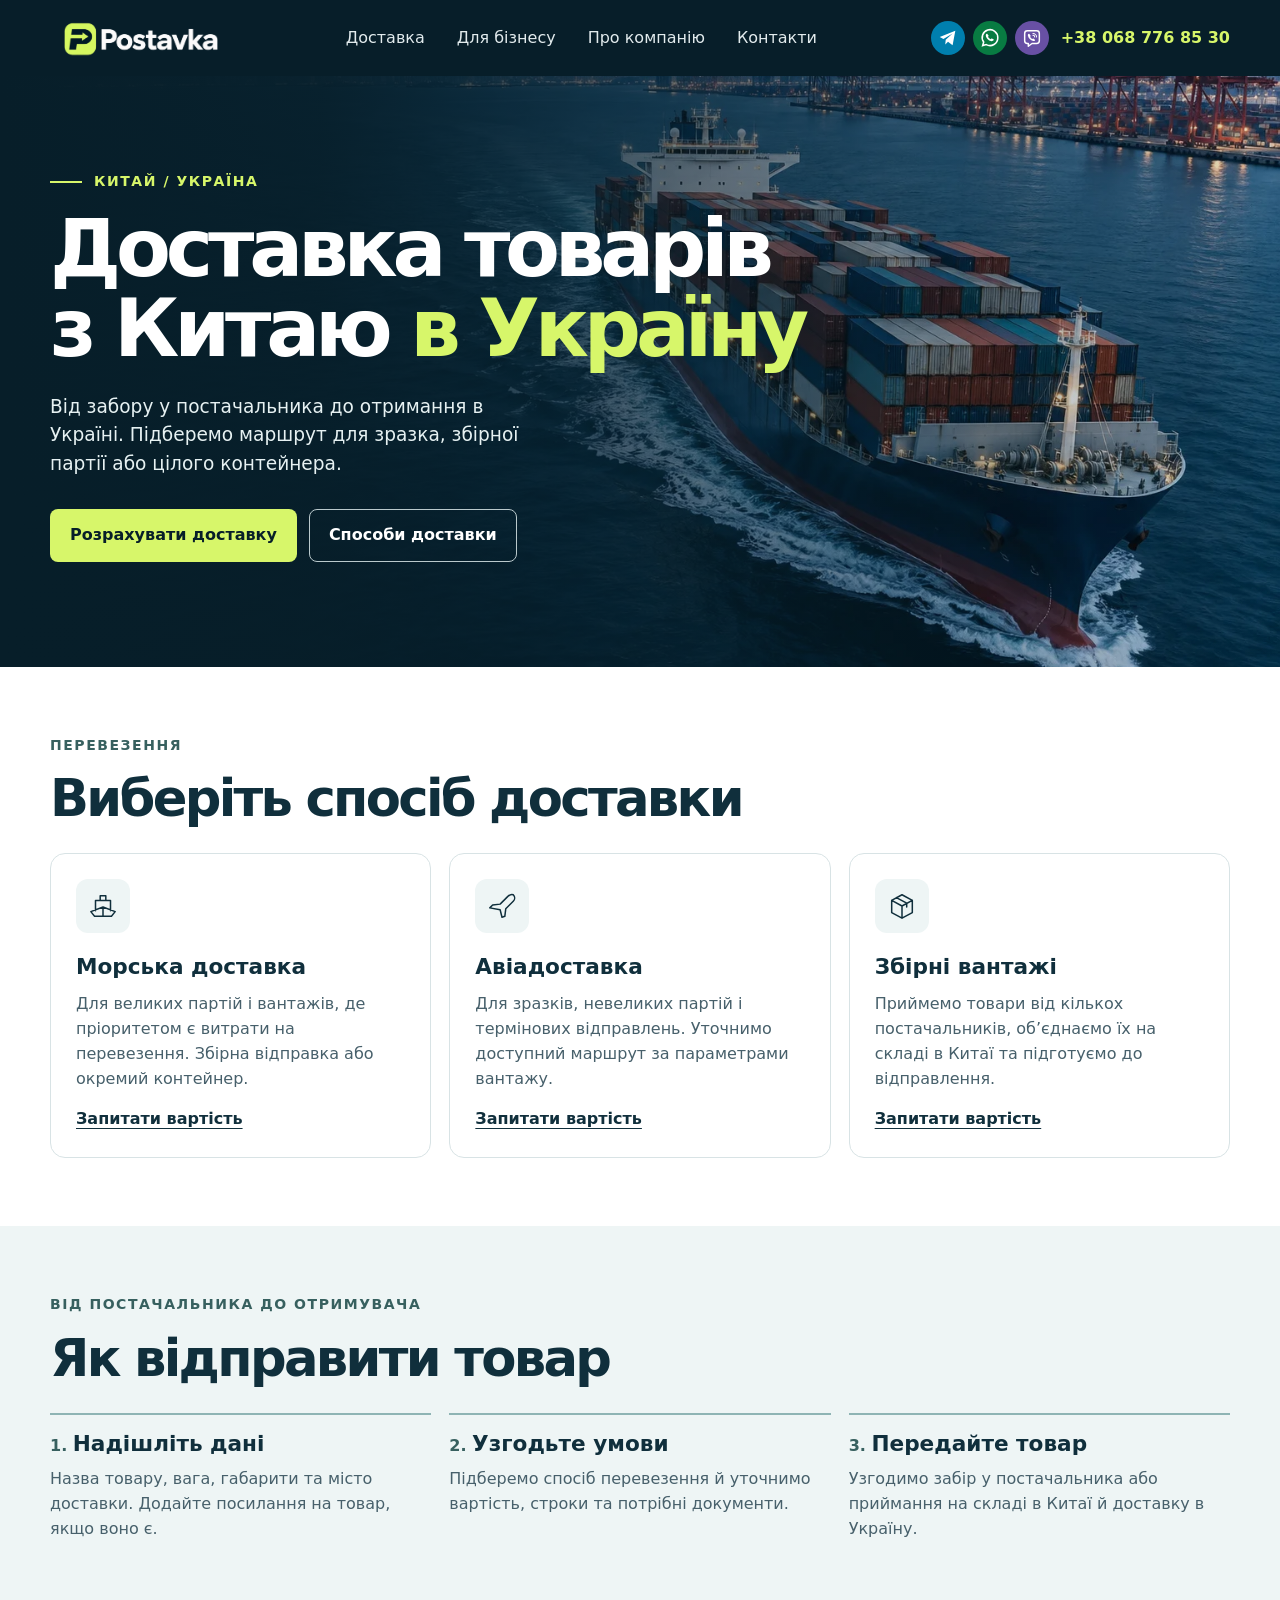
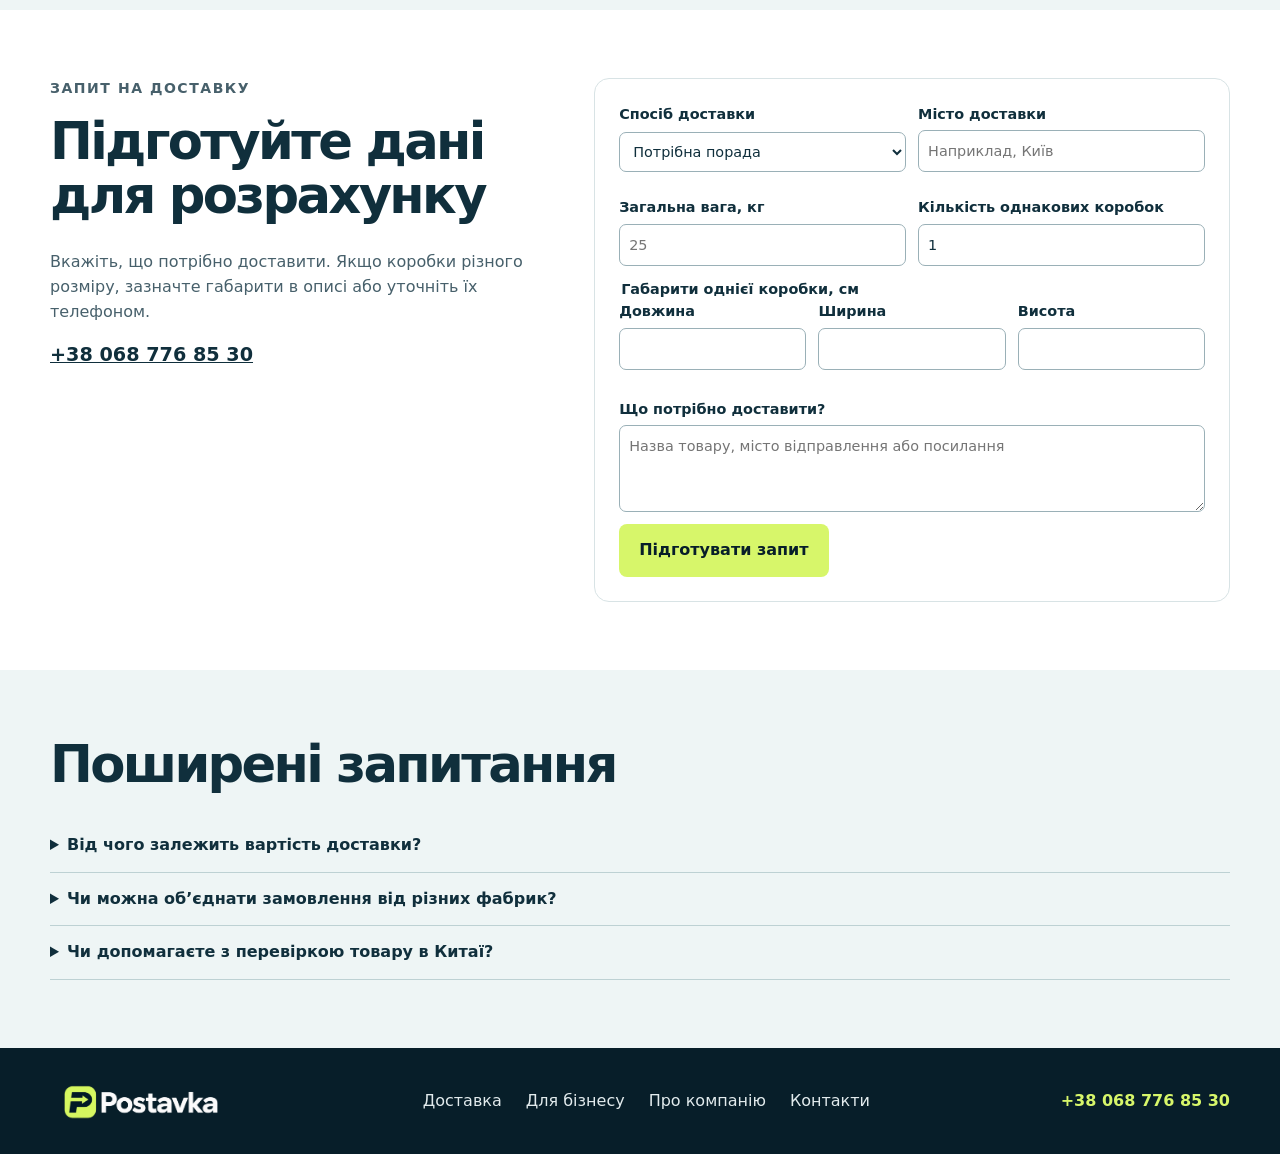
<file: index.html>
<!doctype html>
<html lang="uk">
<head>
<meta charset="utf-8">
<meta name="viewport" content="width=device-width, initial-scale=1">
<meta name="description" content="Postavka — доставка товарів з Китаю в Україну. Морська й авіадоставка, збірні вантажі та супровід закупівель.">
<meta name="theme-color" content="#071e29">
<title>Postavka — доставка з Китаю в Україну</title>
<meta property="og:title" content="Postavka">
<meta property="og:description" content="Postavka — доставка товарів з Китаю в Україну. Морська й авіадоставка, збірні вантажі та супровід закупівель.">
<link rel="stylesheet" href="style.css">
<script src="app.js" defer></script>
<link rel="icon" type="image/png" href="public/favicon.png">
</head>
<body>
<header><div class="wrap header">
<a class="brand" href="#" aria-label="Postavka — головна"><img class="brand-logo" src="public/postavka-logo.png" alt="Postavka" width="182"></a>
<nav aria-label="Навігація"><a href="dostavka/">Доставка</a><a href="zakupivli/">Для бізнесу</a><a href="pro-kompaniyu/">Про компанію</a><a href="kontakti/">Контакти</a></nav>
<div class="header-contacts">
<div class="messengers" role="group" aria-label="Месенджери">
<a class="messenger telegram" href="https://t.me/+380687768530" aria-label="Написати в Telegram" title="Telegram">
<svg viewBox="0 0 24 24" aria-hidden="true"><path fill="currentColor" d="m3 11 17-7-3 16-5-4-3 3 .5-5L17 7 7 13z"/></svg>
</a>
<a class="messenger whatsapp" href="https://wa.me/380687768530" aria-label="Написати у WhatsApp" title="WhatsApp">
<svg viewBox="0 0 24 24" aria-hidden="true"><path fill="none" stroke="currentColor" stroke-width="1.7" d="M20.5 11.7a8.5 8.5 0 0 1-12.6 7.5L4 20.3l1.1-3.9a8.5 8.5 0 1 1 15.4-4.7Z"/><path fill="currentColor" d="M9.3 7.8c-.2-.4-.4-.4-.7-.4-.5 0-1 .4-1.1 1-.6 2.2 2 5.5 4.6 6.7 1.5.7 3.4.3 3.9-.9.1-.3.1-.6-.2-.8l-1.8-.9c-.3-.1-.5 0-.7.3l-.5.6c-1.3-.5-2.4-1.5-3-2.7l.5-.6c.2-.2.2-.5.1-.7Z"/></svg>
</a>
<a class="messenger viber" href="viber://chat?number=%2B380687768530" aria-label="Написати у Viber" title="Viber">
<svg viewBox="0 0 24 24" aria-hidden="true"><path fill="none" stroke="currentColor" stroke-width="1.6" stroke-linejoin="round" d="M4 7a3 3 0 0 1 3-3h10a3 3 0 0 1 3 3v8a3 3 0 0 1-3 3h-5l-4 3v-3H7a3 3 0 0 1-3-3z"/><path fill="currentColor" d="M9.2 7.5c-.9-.7-2 .7-1.7 1.7.6 2.9 3 5.2 5.8 6.1 1.2.3 2.5-.7 1.9-1.5l-1.7-1.2c-.4-.2-.8.2-1 .6-1.2-.5-2.1-1.4-2.6-2.7.5-.2.8-.6.6-1z"/><path fill="none" stroke="currentColor" stroke-width="1.1" stroke-linecap="round" d="M13 7a4 4 0 0 1 4 4m-4-2a2 2 0 0 1 2 2"/></svg>
</a>
</div>
<a class="phone" href="tel:+380687768530">+38 068 776 85 30</a>
</div>
</div></header>
<main>
<section class="hero"><div class="wrap hero-content">
<p class="label"><span></span> КИТАЙ / УКРАЇНА</p>
<h1>Доставка товарів<br>з Китаю <em>в Україну</em></h1>
<p class="intro">Від забору у постачальника до отримання в Україні. Підберемо маршрут для зразка, збірної партії або цілого контейнера.</p>
<div class="actions"><a class="button" href="#quote">Розрахувати доставку</a><a class="button outline" href="#services">Способи доставки</a></div>
</div></section>
<section id="services" class="wrap section">
<p class="label">ПЕРЕВЕЗЕННЯ</p>
<h2>Виберіть спосіб доставки</h2>
<div class="cards">
<article><span class="icon" aria-hidden="true"><svg viewBox="0 0 32 32"><path d="M3 22l4 5h18l4-5-13-5zM8 21V10h16v11M13 10V5h6v5M16 17v9"/></svg></span><h3>Морська доставка</h3><p>Для великих партій і вантажів, де пріоритетом є витрати на перевезення. Збірна відправка або окремий контейнер.</p><a href="#quote" data-mode="Морська">Запитати вартість</a></article>
<article><span class="icon" aria-hidden="true"><svg viewBox="0 0 32 32"><path d="M3 18l11 2 2 8 3-1 1-8 8-8c2-2 2-5 0-7-2-1-4 0-6 2l-8 8-8 1z"/></svg></span><h3>Авіадоставка</h3><p>Для зразків, невеликих партій і термінових відправлень. Уточнимо доступний маршрут за параметрами вантажу.</p><a href="#quote" data-mode="Авіа">Запитати вартість</a></article>
<article><span class="icon" aria-hidden="true"><svg viewBox="0 0 32 32"><path d="M5 10l11-6 11 6v13l-11 6-11-6zM5 10l11 6 11-6M16 16v13M10 7l11 6v4"/></svg></span><h3>Збірні вантажі</h3><p>Приймемо товари від кількох постачальників, об’єднаємо їх на складі в Китаї та підготуємо до відправлення.</p><a href="#quote" data-mode="Збірна партія">Запитати вартість</a></article>
</div>
</section>
<section id="process" class="band"><div class="wrap section">
<p class="label">ВІД ПОСТАЧАЛЬНИКА ДО ОТРИМУВАЧА</p><h2>Як відправити товар</h2>
<ol class="steps"><li><h3>Надішліть дані</h3><p>Назва товару, вага, габарити та місто доставки. Додайте посилання на товар, якщо воно є.</p></li><li><h3>Узгодьте умови</h3><p>Підберемо спосіб перевезення й уточнимо вартість, строки та потрібні документи.</p></li><li><h3>Передайте товар</h3><p>Узгодимо забір у постачальника або приймання на складі в Китаї й доставку в Україну.</p></li></ol>
</div></section>
<section id="quote" class="wrap section quote">
<div><p class="label">ЗАПИТ НА ДОСТАВКУ</p><h2>Підготуйте дані для розрахунку</h2><p>Вкажіть, що потрібно доставити. Якщо коробки різного розміру, зазначте габарити в описі або уточніть їх телефоном.</p><a class="contact" href="tel:+380687768530">+38 068 776 85 30</a></div>
<form id="quote-form">
<div class="fields"><label>Спосіб доставки<select name="mode"><option>Потрібна порада</option><option>Морська</option><option>Авіа</option><option>Збірна партія</option></select></label><label>Місто доставки<input name="city" required maxlength="120" placeholder="Наприклад, Київ"></label>
<label>Загальна вага, кг<input type="number" name="weight" min="0.01" step="0.01" placeholder="25"></label><label>Кількість однакових коробок<input type="number" name="boxes" min="1" max="1000000" step="1" value="1"></label></div>
<fieldset><legend>Габарити однієї коробки, см</legend><div class="dimensions"><label>Довжина<input name="length" type="number" min="0.1" step="0.1"></label><label>Ширина<input name="width" type="number" min="0.1" step="0.1"></label><label>Висота<input name="height" type="number" min="0.1" step="0.1"></label></div></fieldset>
<output id="volume" aria-live="polite"></output>
<label>Що потрібно доставити?<textarea name="product" required rows="3" maxlength="2000" placeholder="Назва товару, місто відправлення або посилання"></textarea></label>
<button class="button" type="submit">Підготувати запит</button>
<div id="request" hidden><label>Текст для менеджера<textarea id="summary" readonly rows="7"></textarea></label><button class="button outline dark" type="button" id="copy">Скопіювати запит</button> <a href="tel:+380687768530">Зателефонувати</a><p id="status" role="status">Запит підготовлено. Скопіюйте його для листування з менеджером або зателефонуйте.</p></div>
</form></section>
<section id="faq" class="band"><div class="wrap section faq"><h2>Поширені запитання</h2>
<details><summary>Від чого залежить вартість доставки?</summary><p>Від маршруту, способу перевезення, типу товару, ваги, габаритів і додаткових послуг. Точну вартість узгоджуємо після перевірки параметрів вантажу.</p></details>
<details><summary>Чи можна об’єднати замовлення від різних фабрик?</summary><p>Так. Можемо організувати приймання від кількох постачальників, консолідацію й підготовку однієї партії до відправлення.</p></details>
<details><summary>Чи допомагаєте з перевіркою товару в Китаї?</summary><p>Можемо узгодити перевірку зразків, контроль партії перед відправленням і супровід закупівлі. Обсяг перевірки залежить від товару.</p></details>
</div></section>
</main>
<footer><div class="wrap header"><a class="brand" href="#"><img class="brand-logo" src="public/postavka-logo.png" alt="Postavka" width="182"></a><div class="footer-nav"><a href="dostavka/">Доставка</a><a href="zakupivli/">Для бізнесу</a><a href="pro-kompaniyu/">Про компанію</a><a href="kontakti/">Контакти</a></div><a class="phone" href="tel:+380687768530">+38 068 776 85 30</a></div></footer>
</body>
</html>
</file>
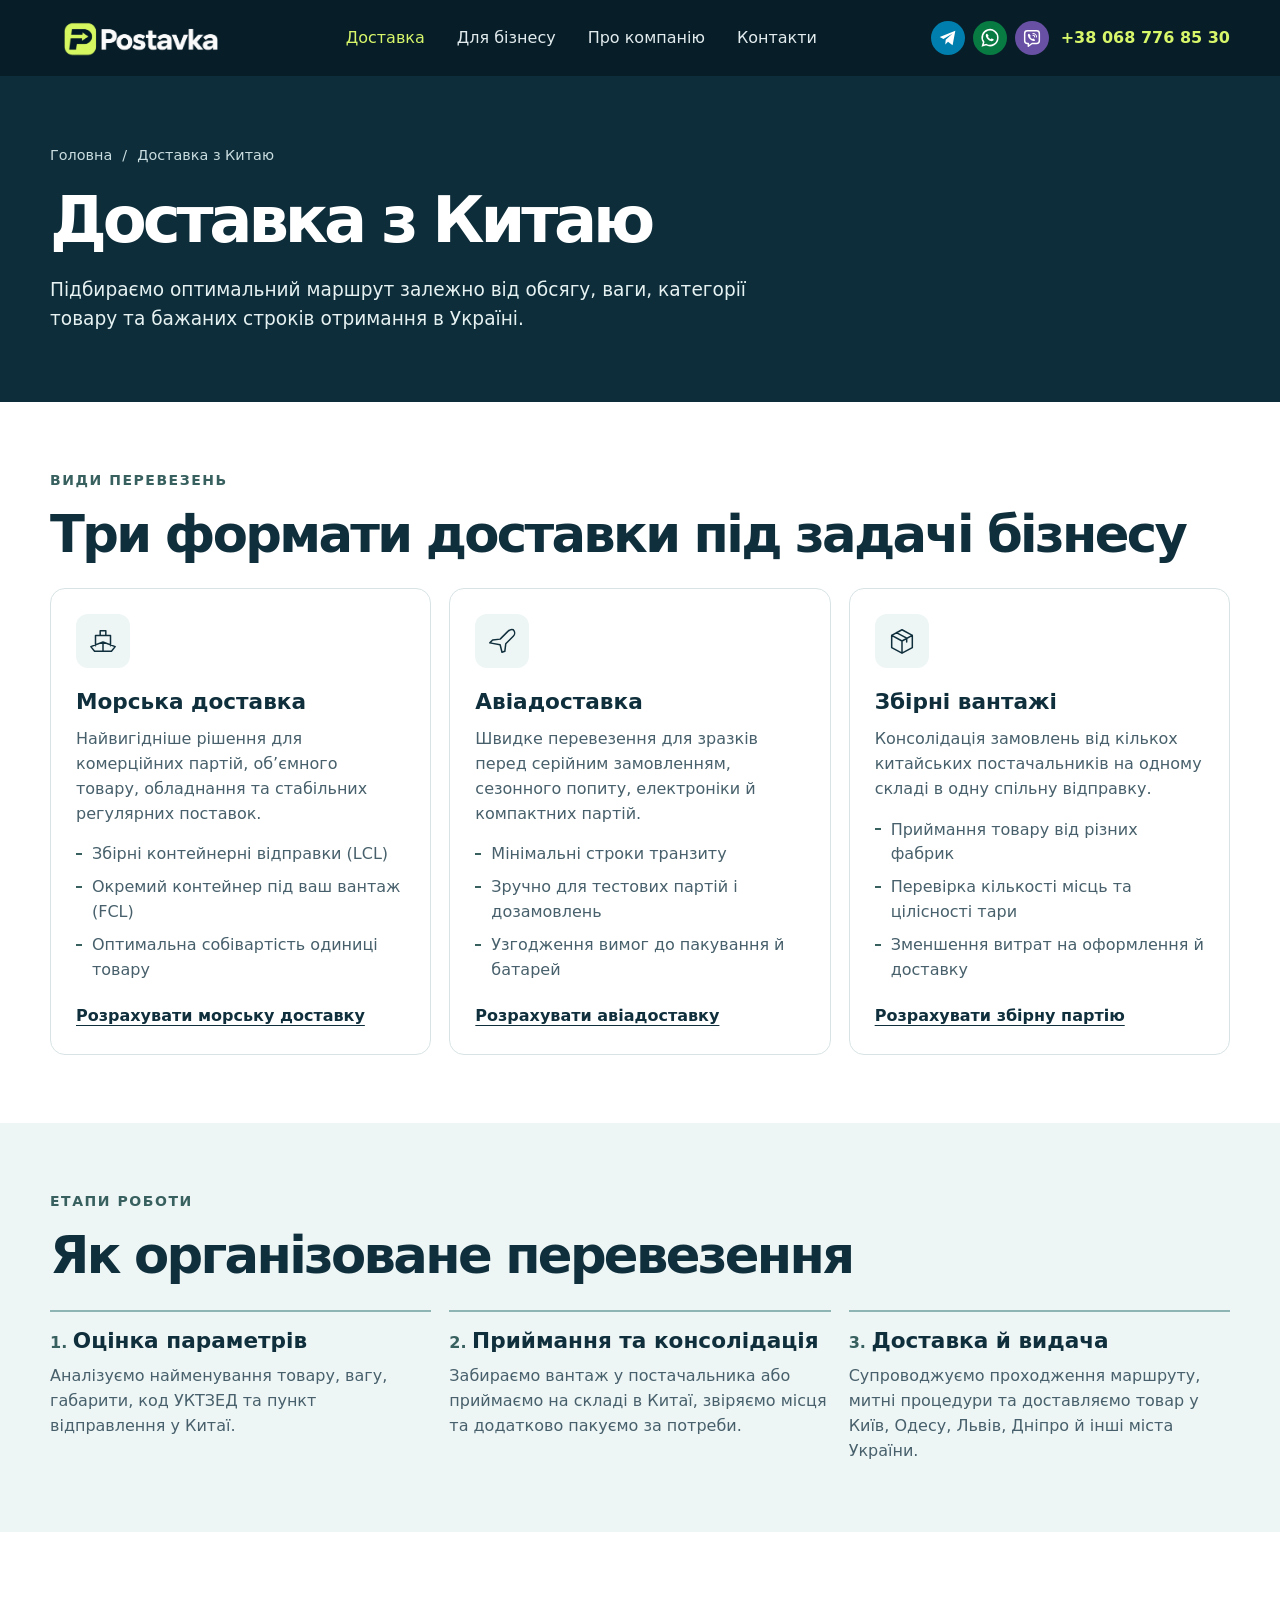
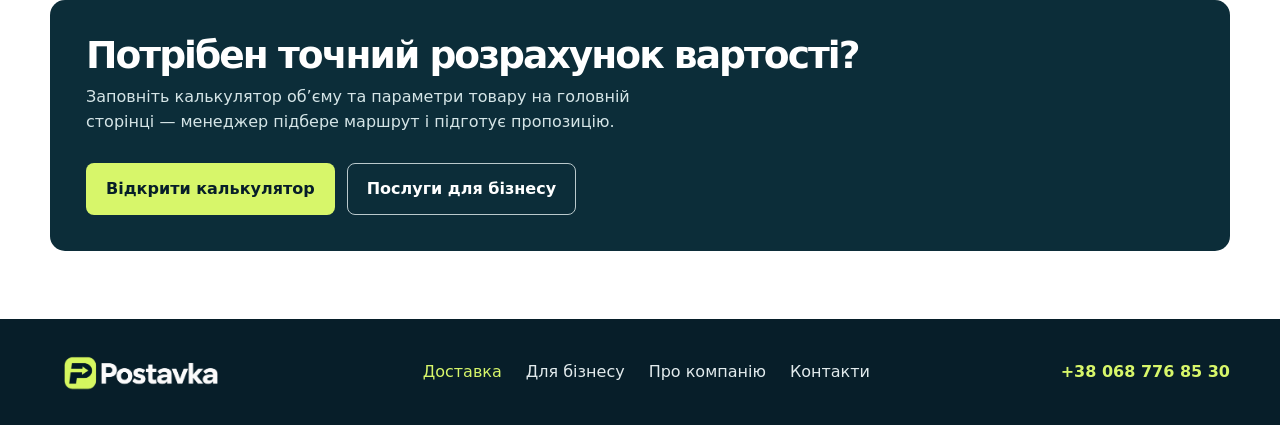
<file: dostavka/index.html>
<!doctype html>
<html lang="uk">
<head>
<meta charset="utf-8">
<meta name="viewport" content="width=device-width, initial-scale=1">
<meta name="description" content="Доставка товарів з Китаю в Україну від Postavka: морські контейнерні перевезення, авіадоставка та збірні вантажі зі складу в Китаї.">
<meta name="theme-color" content="#071e29">
<title>Доставка з Китаю — Postavka</title>
<meta property="og:title" content="Доставка з Китаю — Postavka">
<meta property="og:description" content="Морська доставка, авіадоставка та консолідація збірних вантажів з Китаю в Україну.">
<link rel="stylesheet" href="../style.css">
<link rel="icon" type="image/png" href="../public/favicon.png">
</head>
<body class="subpage">
<header><div class="wrap header">
<a class="brand" href="../" aria-label="Postavka — головна"><img class="brand-logo" src="../public/postavka-logo.png" alt="Postavka" width="182"></a>
<nav aria-label="Навігація"><a href="./" aria-current="page">Доставка</a><a href="../zakupivli/">Для бізнесу</a><a href="../pro-kompaniyu/">Про компанію</a><a href="../kontakti/">Контакти</a></nav>
<div class="header-contacts">
<div class="messengers" role="group" aria-label="Месенджери">
<a class="messenger telegram" href="https://t.me/+380687768530" aria-label="Написати в Telegram" title="Telegram">
<svg viewBox="0 0 24 24" aria-hidden="true"><path fill="currentColor" d="m3 11 17-7-3 16-5-4-3 3 .5-5L17 7 7 13z"/></svg>
</a>
<a class="messenger whatsapp" href="https://wa.me/380687768530" aria-label="Написати у WhatsApp" title="WhatsApp">
<svg viewBox="0 0 24 24" aria-hidden="true"><path fill="none" stroke="currentColor" stroke-width="1.7" d="M20.5 11.7a8.5 8.5 0 0 1-12.6 7.5L4 20.3l1.1-3.9a8.5 8.5 0 1 1 15.4-4.7Z"/><path fill="currentColor" d="M9.3 7.8c-.2-.4-.4-.4-.7-.4-.5 0-1 .4-1.1 1-.6 2.2 2 5.5 4.6 6.7 1.5.7 3.4.3 3.9-.9.1-.3.1-.6-.2-.8l-1.8-.9c-.3-.1-.5 0-.7.3l-.5.6c-1.3-.5-2.4-1.5-3-2.7l.5-.6c.2-.2.2-.5.1-.7Z"/></svg>
</a>
<a class="messenger viber" href="viber://chat?number=%2B380687768530" aria-label="Написати у Viber" title="Viber">
<svg viewBox="0 0 24 24" aria-hidden="true"><path fill="none" stroke="currentColor" stroke-width="1.6" stroke-linejoin="round" d="M4 7a3 3 0 0 1 3-3h10a3 3 0 0 1 3 3v8a3 3 0 0 1-3 3h-5l-4 3v-3H7a3 3 0 0 1-3-3z"/><path fill="currentColor" d="M9.2 7.5c-.9-.7-2 .7-1.7 1.7.6 2.9 3 5.2 5.8 6.1 1.2.3 2.5-.7 1.9-1.5l-1.7-1.2c-.4-.2-.8.2-1 .6-1.2-.5-2.1-1.4-2.6-2.7.5-.2.8-.6.6-1z"/><path fill="none" stroke="currentColor" stroke-width="1.1" stroke-linecap="round" d="M13 7a4 4 0 0 1 4 4m-4-2a2 2 0 0 1 2 2"/></svg>
</a>
</div>
<a class="phone" href="tel:+380687768530">+38 068 776 85 30</a>
</div>
</div></header>
<main>
<section class="subpage-hero"><div class="wrap section">
<nav class="breadcrumb" aria-label="Шлях до сторінки"><a href="../">Головна</a><span aria-hidden="true">/</span><span aria-current="page">Доставка з Китаю</span></nav>
<h1>Доставка з Китаю</h1>
<p class="intro">Підбираємо оптимальний маршрут залежно від обсягу, ваги, категорії товару та бажаних строків отримання в Україні.</p>
</div></section>

<section class="wrap section" aria-labelledby="modes-title">
<p class="label">ВИДИ ПЕРЕВЕЗЕНЬ</p>
<h2 id="modes-title">Три формати доставки під задачі бізнесу</h2>
<div class="cards">
<article>
<span class="icon" aria-hidden="true"><svg viewBox="0 0 32 32"><path d="M3 22l4 5h18l4-5-13-5zM8 21V10h16v11M13 10V5h6v5M16 17v9"/></svg></span>
<h3>Морська доставка</h3>
<p>Найвигідніше рішення для комерційних партій, об’ємного товару, обладнання та стабільних регулярних поставок.</p>
<ul class="checklist">
<li>Збірні контейнерні відправки (LCL)</li>
<li>Окремий контейнер під ваш вантаж (FCL)</li>
<li>Оптимальна собівартість одиниці товару</li>
</ul>
<a href="../?mode=%D0%9C%D0%BE%D1%80%D1%81%D1%8C%D0%BA%D0%B0#quote">Розрахувати морську доставку</a>
</article>

<article>
<span class="icon" aria-hidden="true"><svg viewBox="0 0 32 32"><path d="M3 18l11 2 2 8 3-1 1-8 8-8c2-2 2-5 0-7-2-1-4 0-6 2l-8 8-8 1z"/></svg></span>
<h3>Авіадоставка</h3>
<p>Швидке перевезення для зразків перед серійним замовленням, сезонного попиту, електроніки й компактних партій.</p>
<ul class="checklist">
<li>Мінімальні строки транзиту</li>
<li>Зручно для тестових партій і дозамовлень</li>
<li>Узгодження вимог до пакування й батарей</li>
</ul>
<a href="../?mode=%D0%90%D0%B2%D1%96%D0%B0#quote">Розрахувати авіадоставку</a>
</article>

<article>
<span class="icon" aria-hidden="true"><svg viewBox="0 0 32 32"><path d="M5 10l11-6 11 6v13l-11 6-11-6zM5 10l11 6 11-6M16 16v13M10 7l11 6v4"/></svg></span>
<h3>Збірні вантажі</h3>
<p>Консолідація замовлень від кількох китайських постачальників на одному складі в одну спільну відправку.</p>
<ul class="checklist">
<li>Приймання товару від різних фабрик</li>
<li>Перевірка кількості місць та цілісності тари</li>
<li>Зменшення витрат на оформлення й доставку</li>
</ul>
<a href="../?mode=%D0%97%D0%B1%D1%96%D1%80%D0%BD%D0%B0%20%D0%BF%D0%B0%D1%80%D1%82%D1%96%D1%8F#quote">Розрахувати збірну партію</a>
</article>
</div>
</section>

<section class="band" aria-labelledby="logistics-flow-title">
<div class="wrap section">
<p class="label">ЕТАПИ РОБОТИ</p>
<h2 id="logistics-flow-title">Як організоване перевезення</h2>
<ol class="steps">
<li><h3>Оцінка параметрів</h3><p>Аналізуємо найменування товару, вагу, габарити, код УКТЗЕД та пункт відправлення у Китаї.</p></li>
<li><h3>Приймання та консолідація</h3><p>Забираємо вантаж у постачальника або приймаємо на складі в Китаї, звіряємо місця та додатково пакуємо за потреби.</p></li>
<li><h3>Доставка й видача</h3><p>Супроводжуємо проходження маршруту, митні процедури та доставляємо товар у Київ, Одесу, Львів, Дніпро й інші міста України.</p></li>
</ol>
</div>
</section>

<section class="wrap section">
<div class="cta-box">
<div>
<h2>Потрібен точний розрахунок вартості?</h2>
<p>Заповніть калькулятор об’єму та параметри товару на головній сторінці — менеджер підбере маршрут і підготує пропозицію.</p>
</div>
<div class="actions">
<a class="button" href="../#quote">Відкрити калькулятор</a>
<a class="button outline" href="../zakupivli/">Послуги для бізнесу</a>
</div>
</div>
</section>
</main>
<footer><div class="wrap header"><a class="brand" href="../"><img class="brand-logo" src="../public/postavka-logo.png" alt="Postavka" width="182"></a><div class="footer-nav"><a href="./" aria-current="page">Доставка</a><a href="../zakupivli/">Для бізнесу</a><a href="../pro-kompaniyu/">Про компанію</a><a href="../kontakti/">Контакти</a></div><a class="phone" href="tel:+380687768530">+38 068 776 85 30</a></div></footer>
</body>
</html>
</file>
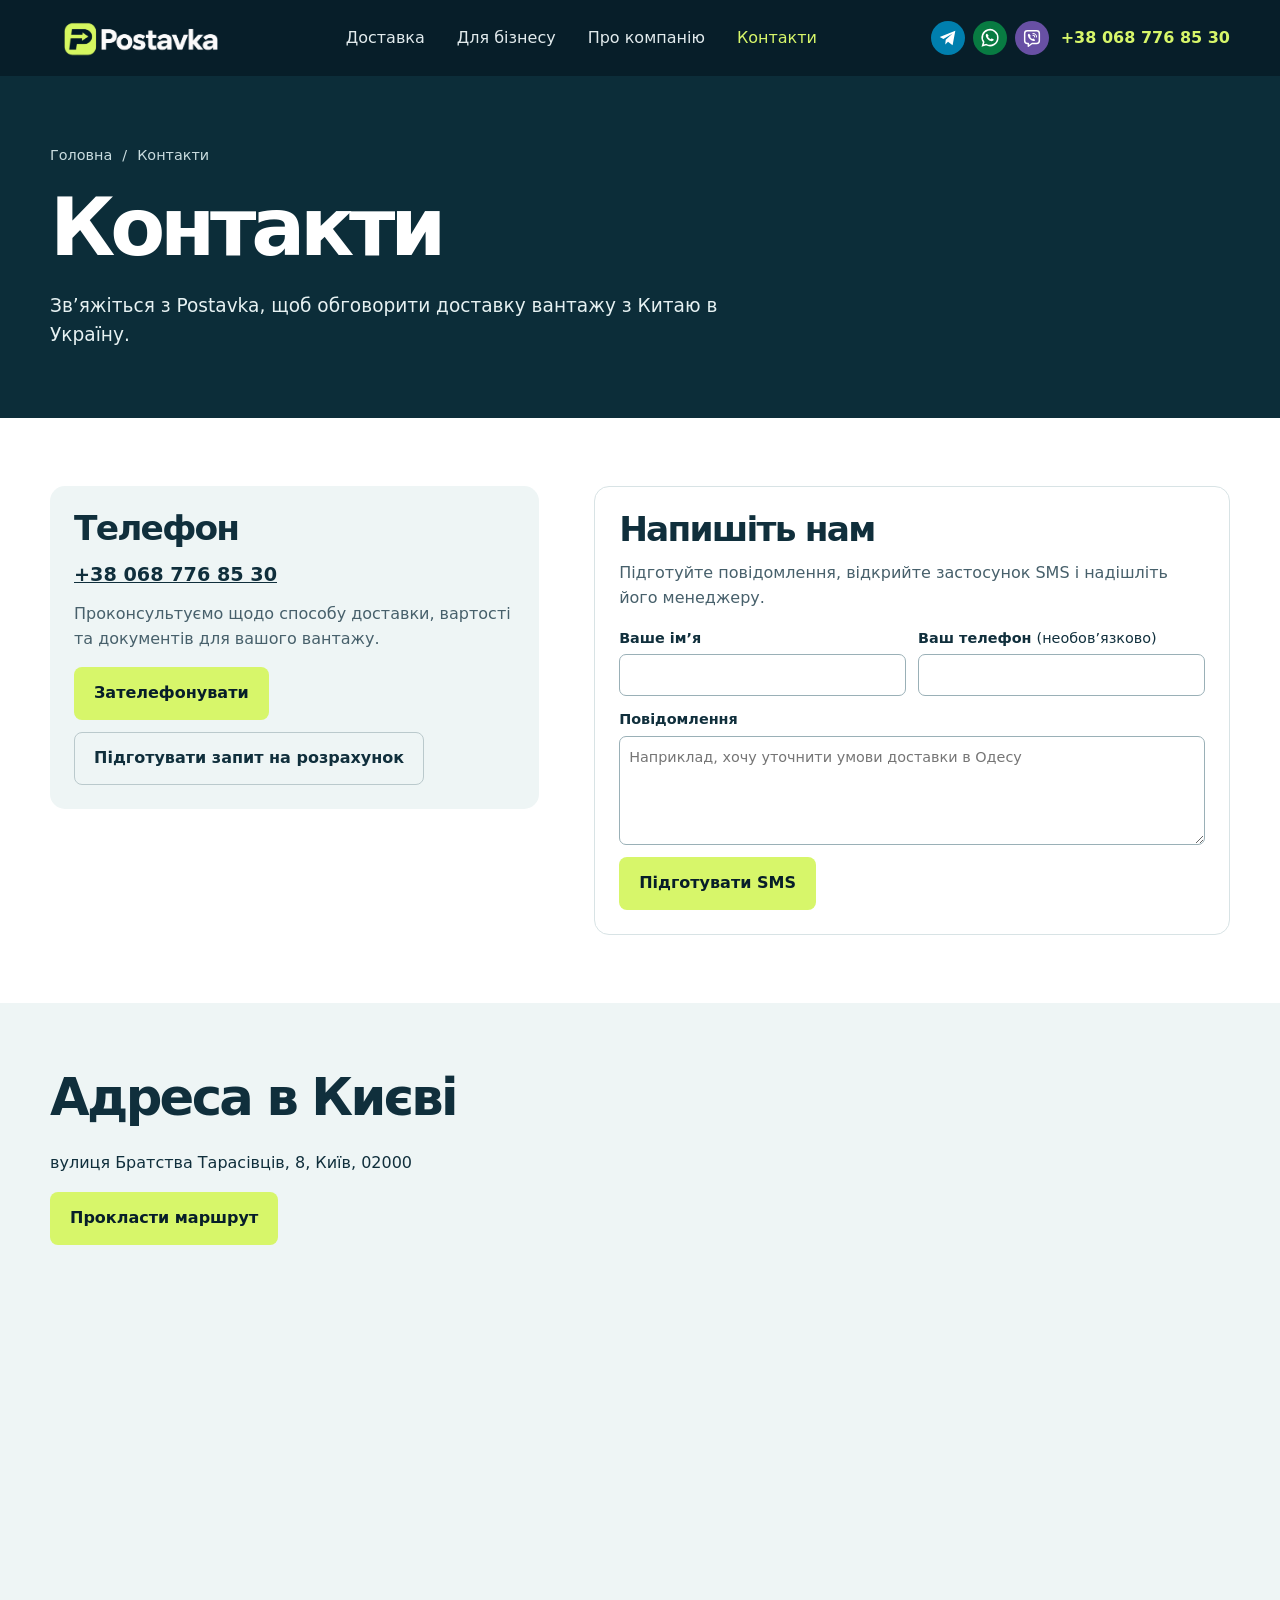
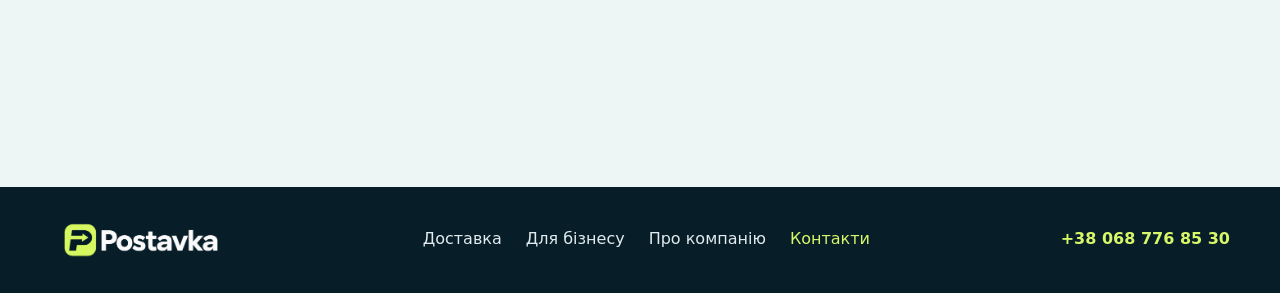
<file: kontakti/index.html>
<!doctype html>
<html lang="uk">
<head>
<meta charset="utf-8">
<meta name="viewport" content="width=device-width, initial-scale=1">
<meta name="description" content="Контакти Postavka. Дізнайтеся вартість доставки товарів з Китаю в Україну або зв’яжіться з менеджером.">
<meta name="theme-color" content="#071e29">
<title>Контакти — Postavka</title>
<link rel="stylesheet" href="../style.css">
<script src="contact.js" defer></script>
<link rel="icon" type="image/png" href="../public/favicon.png">
</head>
<body class="contacts-page">
<header><div class="wrap header">
<a class="brand" href="../" aria-label="Postavka — головна"><img class="brand-logo" src="../public/postavka-logo.png" alt="Postavka" width="182"></a>
<nav aria-label="Навігація"><a href="../dostavka/">Доставка</a><a href="../zakupivli/">Для бізнесу</a><a href="../pro-kompaniyu/">Про компанію</a><a href="./" aria-current="page">Контакти</a></nav>
<div class="header-contacts">
<div class="messengers" role="group" aria-label="Месенджери">
<a class="messenger telegram" href="https://t.me/+380687768530" aria-label="Написати в Telegram" title="Telegram">
<svg viewBox="0 0 24 24" aria-hidden="true"><path fill="currentColor" d="m3 11 17-7-3 16-5-4-3 3 .5-5L17 7 7 13z"/></svg>
</a>
<a class="messenger whatsapp" href="https://wa.me/380687768530" aria-label="Написати у WhatsApp" title="WhatsApp">
<svg viewBox="0 0 24 24" aria-hidden="true"><path fill="none" stroke="currentColor" stroke-width="1.7" d="M20.5 11.7a8.5 8.5 0 0 1-12.6 7.5L4 20.3l1.1-3.9a8.5 8.5 0 1 1 15.4-4.7Z"/><path fill="currentColor" d="M9.3 7.8c-.2-.4-.4-.4-.7-.4-.5 0-1 .4-1.1 1-.6 2.2 2 5.5 4.6 6.7 1.5.7 3.4.3 3.9-.9.1-.3.1-.6-.2-.8l-1.8-.9c-.3-.1-.5 0-.7.3l-.5.6c-1.3-.5-2.4-1.5-3-2.7l.5-.6c.2-.2.2-.5.1-.7Z"/></svg>
</a>
<a class="messenger viber" href="viber://chat?number=%2B380687768530" aria-label="Написати у Viber" title="Viber">
<svg viewBox="0 0 24 24" aria-hidden="true"><path fill="none" stroke="currentColor" stroke-width="1.6" stroke-linejoin="round" d="M4 7a3 3 0 0 1 3-3h10a3 3 0 0 1 3 3v8a3 3 0 0 1-3 3h-5l-4 3v-3H7a3 3 0 0 1-3-3z"/><path fill="currentColor" d="M9.2 7.5c-.9-.7-2 .7-1.7 1.7.6 2.9 3 5.2 5.8 6.1 1.2.3 2.5-.7 1.9-1.5l-1.7-1.2c-.4-.2-.8.2-1 .6-1.2-.5-2.1-1.4-2.6-2.7.5-.2.8-.6.6-1z"/><path fill="none" stroke="currentColor" stroke-width="1.1" stroke-linecap="round" d="M13 7a4 4 0 0 1 4 4m-4-2a2 2 0 0 1 2 2"/></svg>
</a>
</div>
<a class="phone" href="tel:+380687768530">+38 068 776 85 30</a>
</div>
</div></header>
<main>
<section class="contacts-hero"><div class="wrap section">
<nav class="breadcrumb" aria-label="Шлях до сторінки"><a href="../">Головна</a><span aria-hidden="true">/</span><span aria-current="page">Контакти</span></nav>
<h1>Контакти</h1>
<p class="intro">Зв’яжіться з Postavka, щоб обговорити доставку вантажу з Китаю в Україну.</p>
</div></section>
<section class="wrap section quote contact-grid" aria-label="Зв’язок із Postavka">
<div class="contact-panel">
<h2>Телефон</h2>
<a class="contact contact-number" href="tel:+380687768530">+38 068 776 85 30</a>
<p>Проконсультуємо щодо способу доставки, вартості та документів для вашого вантажу.</p>
<div class="actions"><a class="button" href="tel:+380687768530">Зателефонувати</a><a class="button outline dark" href="../#quote">Підготувати запит на розрахунок</a></div>
</div>
<form id="contact-form" hidden>
<h2>Напишіть нам</h2>
<p>Підготуйте повідомлення, відкрийте застосунок SMS і надішліть його менеджеру.</p>
<div class="fields">
<label>Ваше ім’я<input name="name" autocomplete="name" required maxlength="80"></label>
<label><span>Ваш телефон <span class="optional">(необов’язково)</span></span><input name="phone" type="tel" autocomplete="tel" maxlength="30"></label>
</div>
<label>Повідомлення<textarea name="message" required rows="4" maxlength="500" placeholder="Наприклад, хочу уточнити умови доставки в Одесу"></textarea></label>
<button class="button" type="submit">Підготувати SMS</button>
<div id="sms-draft" hidden>
<label>Текст повідомлення<textarea id="sms-preview" readonly rows="5"></textarea></label>
<a class="button" id="open-sms" href="sms:+380687768530">Відкрити SMS</a>
</div>
</form>
</section>
<section class="band" aria-labelledby="office-title">
<div class="wrap section">
<h2 id="office-title">Адреса в Києві</h2>
<address style="font-style: normal; margin-bottom: 16px;">вулиця Братства Тарасівців, 8, Київ, 02000</address>
<a class="button" href="https://www.google.com/maps/dir/?api=1&amp;destination=%D0%B2%D1%83%D0%BB%D0%B8%D1%86%D1%8F+%D0%91%D1%80%D0%B0%D1%82%D1%81%D1%82%D0%B2%D0%B0+%D0%A2%D0%B0%D1%80%D0%B0%D1%81%D1%96%D0%B2%D1%86%D1%96%D0%B2%2C+8%2C+%D0%9A%D0%B8%D1%97%D0%B2%2C+02000">Прокласти маршрут</a>
<iframe
  title="Адреса Postavka на Google Maps"
  src="https://www.google.com/maps/embed?pb=!1m18!1m12!1m3!1d2542.9131157210345!2d30.653967800000004!3d50.405456799999996!2m3!1f0!2f0!3f0!3m2!1i1024!2i768!4f13.1!3m3!1m2!1s0x40d4c4f8bf3c2003%3A0x9a8765ece6e8954b!2z0LLRg9C70LjRhtGPINCR0YDQsNGC0YHRgtCy0LAg0YLQsNGA0LDRgdGW0LLRhtGW0LIsIDgsINCa0LjRl9CyLCAwMjAwMA!5e0!3m2!1sru!2sua!4v1795100393970!5m2!1sru!2sua"
  width="600" height="450"
  style="display: block; width: 100%; height: clamp(280px, 52vw, 450px); border: 0; border-radius: 15px; margin-top: 24px;"
  allowfullscreen referrerpolicy="no-referrer-when-downgrade"></iframe>
</div>
</section>
</main>
<footer><div class="wrap header"><a class="brand" href="../"><img class="brand-logo" src="../public/postavka-logo.png" alt="Postavka" width="182"></a><div class="footer-nav"><a href="../dostavka/">Доставка</a><a href="../zakupivli/">Для бізнесу</a><a href="../pro-kompaniyu/">Про компанію</a><a href="./" aria-current="page">Контакти</a></div><a class="phone" href="tel:+380687768530">+38 068 776 85 30</a></div></footer>
</body>
</html>
</file>
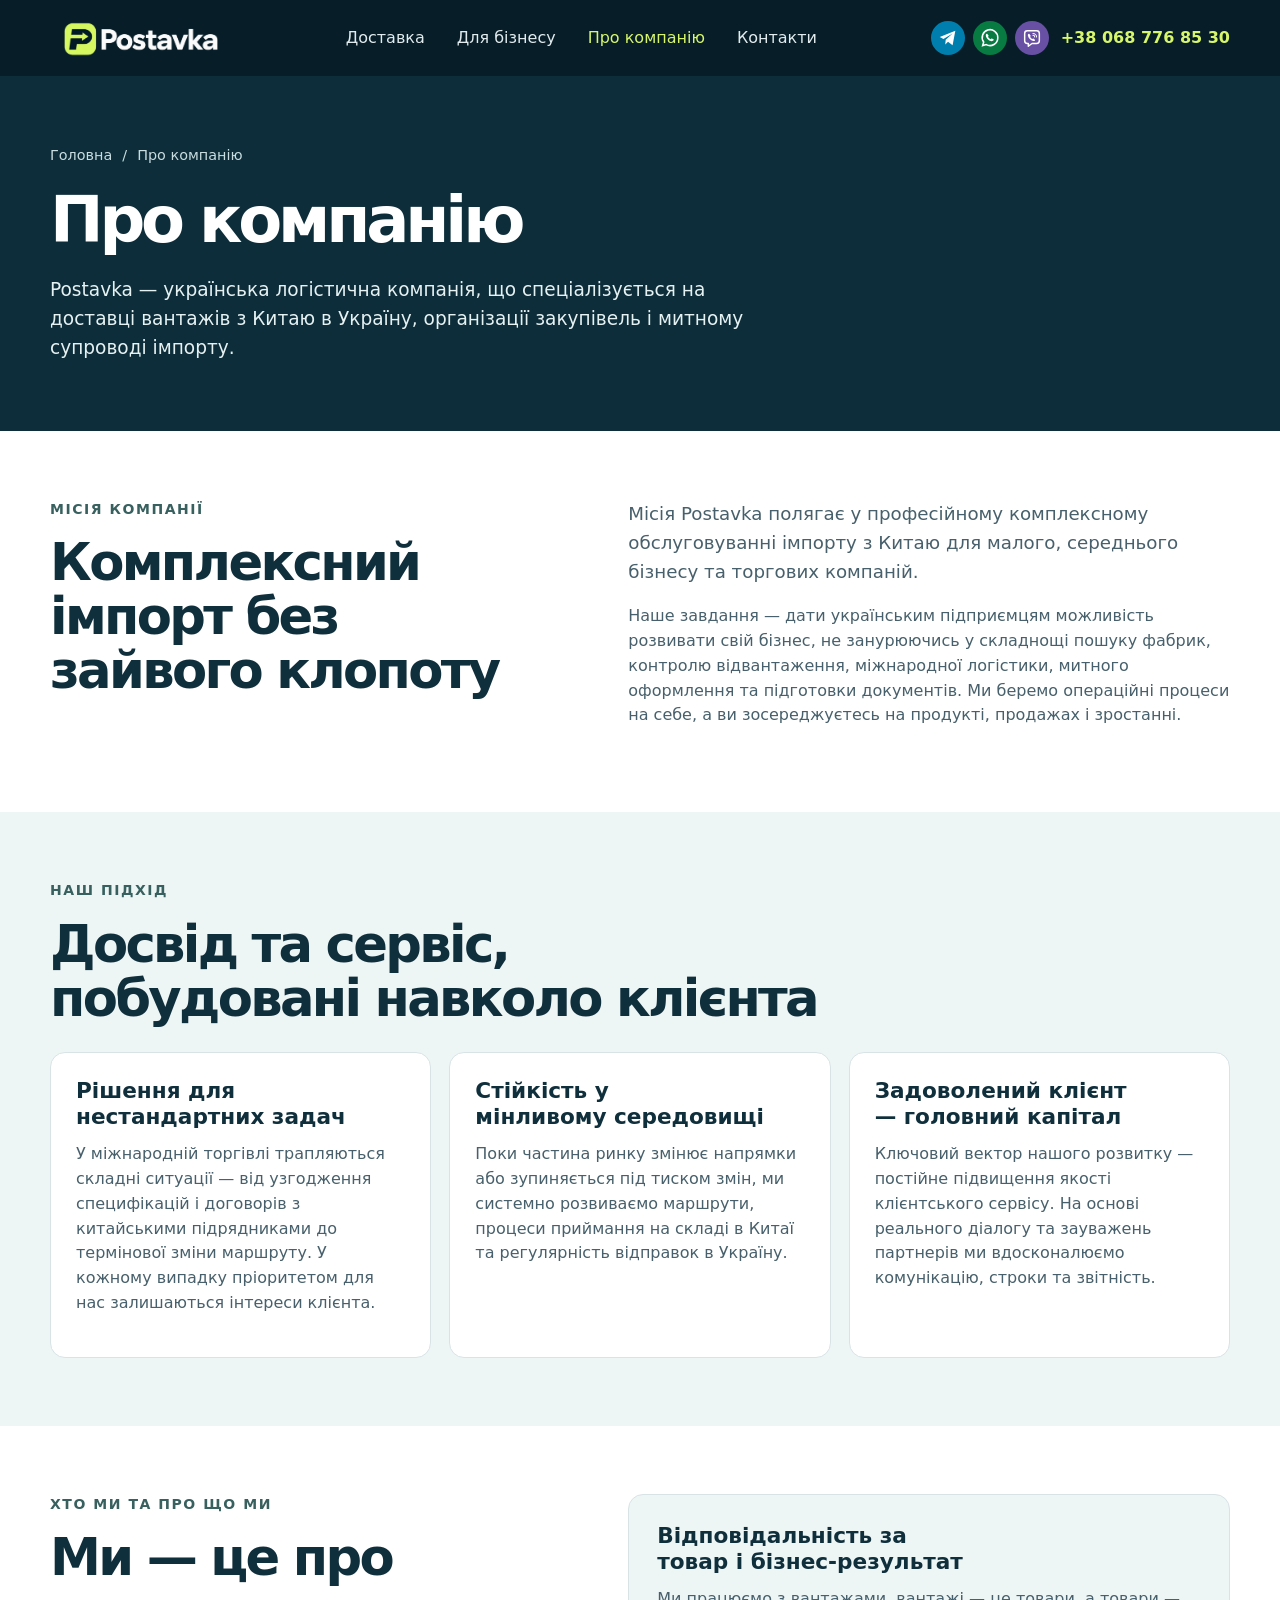
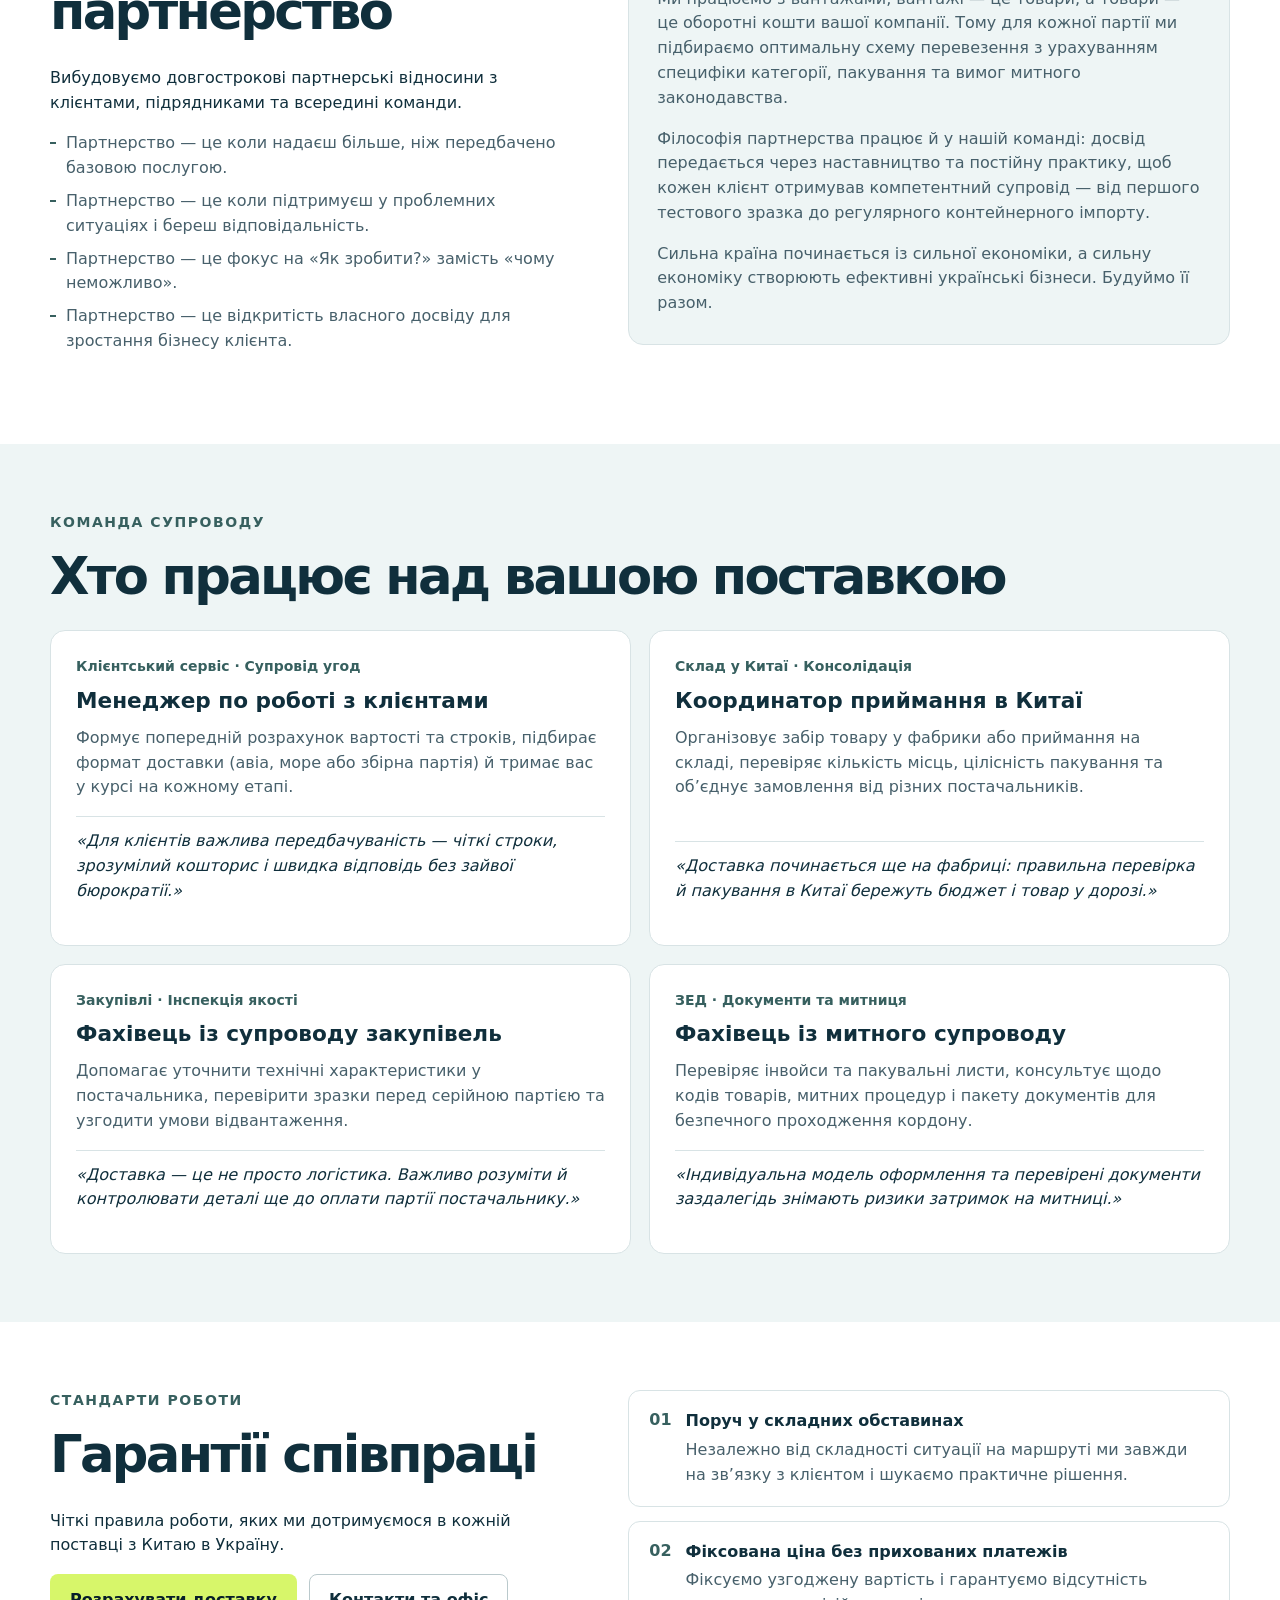
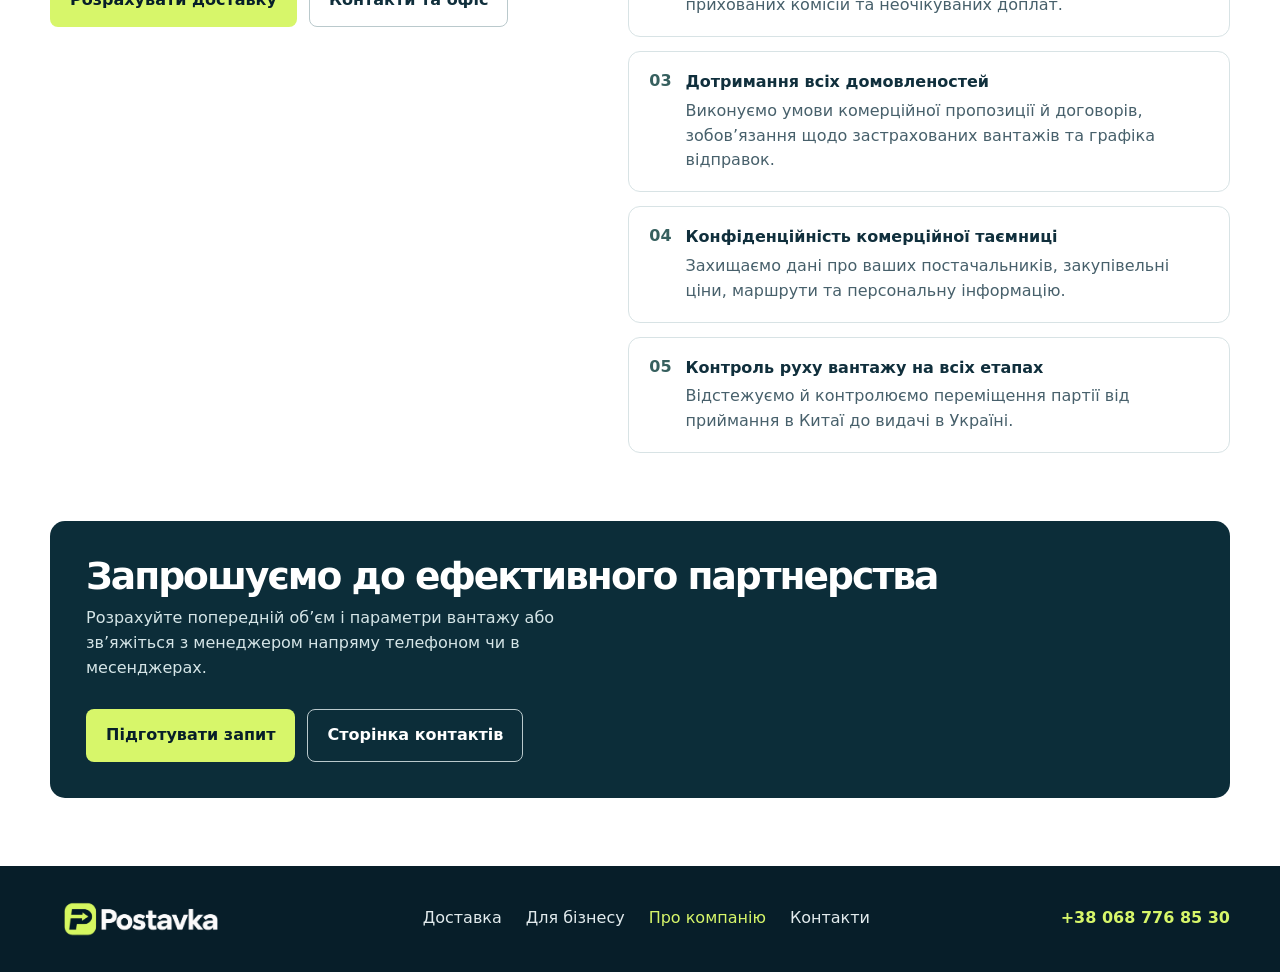
<file: pro-kompaniyu/index.html>
<!doctype html>
<html lang="uk">
<head>
<meta charset="utf-8">
<meta name="viewport" content="width=device-width, initial-scale=1">
<meta name="description" content="Про компанію Postavka: місія, підхід до партнерства, супровід імпорту з Китаю в Україну, команда та гарантії співпраці.">
<meta name="theme-color" content="#071e29">
<title>Про компанію — Postavka</title>
<meta property="og:title" content="Про компанію — Postavka">
<meta property="og:description" content="Українська логістична компанія Postavka: доставка вантажів з Китаю в Україну, закупівлі, митний супровід і гарантії співпраці.">
<link rel="stylesheet" href="../style.css">
<link rel="icon" type="image/png" href="../public/favicon.png">
</head>
<body class="subpage">
<header><div class="wrap header">
<a class="brand" href="../" aria-label="Postavka — головна"><img class="brand-logo" src="../public/postavka-logo.png" alt="Postavka" width="182"></a>
<nav aria-label="Навігація"><a href="../dostavka/">Доставка</a><a href="../zakupivli/">Для бізнесу</a><a href="./" aria-current="page">Про компанію</a><a href="../kontakti/">Контакти</a></nav>
<div class="header-contacts">
<div class="messengers" role="group" aria-label="Месенджери">
<a class="messenger telegram" href="https://t.me/+380687768530" aria-label="Написати в Telegram" title="Telegram">
<svg viewBox="0 0 24 24" aria-hidden="true"><path fill="currentColor" d="m3 11 17-7-3 16-5-4-3 3 .5-5L17 7 7 13z"/></svg>
</a>
<a class="messenger whatsapp" href="https://wa.me/380687768530" aria-label="Написати у WhatsApp" title="WhatsApp">
<svg viewBox="0 0 24 24" aria-hidden="true"><path fill="none" stroke="currentColor" stroke-width="1.7" d="M20.5 11.7a8.5 8.5 0 0 1-12.6 7.5L4 20.3l1.1-3.9a8.5 8.5 0 1 1 15.4-4.7Z"/><path fill="currentColor" d="M9.3 7.8c-.2-.4-.4-.4-.7-.4-.5 0-1 .4-1.1 1-.6 2.2 2 5.5 4.6 6.7 1.5.7 3.4.3 3.9-.9.1-.3.1-.6-.2-.8l-1.8-.9c-.3-.1-.5 0-.7.3l-.5.6c-1.3-.5-2.4-1.5-3-2.7l.5-.6c.2-.2.2-.5.1-.7Z"/></svg>
</a>
<a class="messenger viber" href="viber://chat?number=%2B380687768530" aria-label="Написати у Viber" title="Viber">
<svg viewBox="0 0 24 24" aria-hidden="true"><path fill="none" stroke="currentColor" stroke-width="1.6" stroke-linejoin="round" d="M4 7a3 3 0 0 1 3-3h10a3 3 0 0 1 3 3v8a3 3 0 0 1-3 3h-5l-4 3v-3H7a3 3 0 0 1-3-3z"/><path fill="currentColor" d="M9.2 7.5c-.9-.7-2 .7-1.7 1.7.6 2.9 3 5.2 5.8 6.1 1.2.3 2.5-.7 1.9-1.5l-1.7-1.2c-.4-.2-.8.2-1 .6-1.2-.5-2.1-1.4-2.6-2.7.5-.2.8-.6.6-1z"/><path fill="none" stroke="currentColor" stroke-width="1.1" stroke-linecap="round" d="M13 7a4 4 0 0 1 4 4m-4-2a2 2 0 0 1 2 2"/></svg>
</a>
</div>
<a class="phone" href="tel:+380687768530">+38 068 776 85 30</a>
</div>
</div></header>
<main>
<section class="subpage-hero"><div class="wrap section">
<nav class="breadcrumb" aria-label="Шлях до сторінки"><a href="../">Головна</a><span aria-hidden="true">/</span><span aria-current="page">Про компанію</span></nav>
<h1>Про компанію</h1>
<p class="intro">Postavka — українська логістична компанія, що спеціалізується на доставці вантажів з Китаю в Україну, організації закупівель і митному супроводі імпорту.</p>
</div></section>

<section class="wrap section split" aria-labelledby="mission-title">
<div>
<p class="label">МІСІЯ КОМПАНІЇ</p>
<h2 id="mission-title">Комплексний імпорт без зайвого клопоту</h2>
</div>
<div class="prose">
<p class="lead">Місія Postavka полягає у професійному комплексному обслуговуванні імпорту з Китаю для малого, середнього бізнесу та торгових компаній.</p>
<p>Наше завдання — дати українським підприємцям можливість розвивати свій бізнес, не занурюючись у складнощі пошуку фабрик, контролю відвантаження, міжнародної логістики, митного оформлення та підготовки документів. Ми беремо операційні процеси на себе, а ви зосереджуєтесь на продукті, продажах і зростанні.</p>
</div>
</section>

<section class="band" aria-labelledby="pillars-title">
<div class="wrap section">
<p class="label">НАШ ПІДХІД</p>
<h2 id="pillars-title">Досвід та сервіс, побудовані навколо клієнта</h2>
<div class="cards">
<article>
<h3>Рішення для нестандартних задач</h3>
<p>У міжнародній торгівлі трапляються складні ситуації — від узгодження специфікацій і договорів з китайськими підрядниками до термінової зміни маршруту. У кожному випадку пріоритетом для нас залишаються інтереси клієнта.</p>
</article>
<article>
<h3>Стійкість у мінливому середовищі</h3>
<p>Поки частина ринку змінює напрямки або зупиняється під тиском змін, ми системно розвиваємо маршрути, процеси приймання на складі в Китаї та регулярність відправок в Україну.</p>
</article>
<article>
<h3>Задоволений клієнт — головний капітал</h3>
<p>Ключовий вектор нашого розвитку — постійне підвищення якості клієнтського сервісу. На основі реального діалогу та зауважень партнерів ми вдосконалюємо комунікацію, строки та звітність.</p>
</article>
</div>
</div>
</section>

<section class="wrap section split" aria-labelledby="partnership-title">
<div>
<p class="label">ХТО МИ ТА ПРО ЩО МИ</p>
<h2 id="partnership-title">Ми — це про партнерство</h2>
<p>Вибудовуємо довгострокові партнерські відносини з клієнтами, підрядниками та всередині команди.</p>
<ul class="checklist">
<li>Партнерство — це коли надаєш більше, ніж передбачено базовою послугою.</li>
<li>Партнерство — це коли підтримуєш у проблемних ситуаціях і береш відповідальність.</li>
<li>Партнерство — це фокус на «Як зробити?» замість «чому неможливо».</li>
<li>Партнерство — це відкритість власного досвіду для зростання бізнесу клієнта.</li>
</ul>
</div>
<div class="editorial-panel prose">
<h3>Відповідальність за товар і бізнес-результат</h3>
<p>Ми працюємо з вантажами, вантажі — це товари, а товари — це оборотні кошти вашої компанії. Тому для кожної партії ми підбираємо оптимальну схему перевезення з урахуванням специфіки категорії, пакування та вимог митного законодавства.</p>
<p>Філософія партнерства працює й у нашій команді: досвід передається через наставництво та постійну практику, щоб кожен клієнт отримував компетентний супровід — від першого тестового зразка до регулярного контейнерного імпорту.</p>
<p>Сильна країна починається із сильної економіки, а сильну економіку створюють ефективні українські бізнеси. Будуймо її разом.</p>
</div>
</section>

<section class="band" aria-labelledby="team-title">
<div class="wrap section">
<p class="label">КОМАНДА СУПРОВОДУ</p>
<h2 id="team-title">Хто працює над вашою поставкою</h2>
<div class="cards-2">
<article>
<p class="role-meta">Клієнтський сервіс · Супровід угод</p>
<h3>Менеджер по роботі з клієнтами</h3>
<p>Формує попередній розрахунок вартості та строків, підбирає формат доставки (авіа, море або збірна партія) й тримає вас у курсі на кожному етапі.</p>
<p class="quote-text">«Для клієнтів важлива передбачуваність — чіткі строки, зрозумілий кошторис і швидка відповідь без зайвої бюрократії.»</p>
</article>
<article>
<p class="role-meta">Склад у Китаї · Консолідація</p>
<h3>Координатор приймання в Китаї</h3>
<p>Організовує забір товару у фабрики або приймання на складі, перевіряє кількість місць, цілісність пакування та об’єднує замовлення від різних постачальників.</p>
<p class="quote-text">«Доставка починається ще на фабриці: правильна перевірка й пакування в Китаї бережуть бюджет і товар у дорозі.»</p>
</article>
<article>
<p class="role-meta">Закупівлі · Інспекція якості</p>
<h3>Фахівець із супроводу закупівель</h3>
<p>Допомагає уточнити технічні характеристики у постачальника, перевірити зразки перед серійною партією та узгодити умови відвантаження.</p>
<p class="quote-text">«Доставка — це не просто логістика. Важливо розуміти й контролювати деталі ще до оплати партії постачальнику.»</p>
</article>
<article>
<p class="role-meta">ЗЕД · Документи та митниця</p>
<h3>Фахівець із митного супроводу</h3>
<p>Перевіряє інвойси та пакувальні листи, консультує щодо кодів товарів, митних процедур і пакету документів для безпечного проходження кордону.</p>
<p class="quote-text">«Індивідуальна модель оформлення та перевірені документи заздалегідь знімають ризики затримок на митниці.»</p>
</article>
</div>
</div>
</section>

<section class="wrap section split" aria-labelledby="guarantees-title">
<div>
<p class="label">СТАНДАРТИ РОБОТИ</p>
<h2 id="guarantees-title">Гарантії співпраці</h2>
<p>Чіткі правила роботи, яких ми дотримуємося в кожній поставці з Китаю в Україну.</p>
<div class="actions">
<a class="button" href="../#quote">Розрахувати доставку</a>
<a class="button outline dark" href="../kontakti/">Контакти та офіс</a>
</div>
</div>
<ol class="guarantees">
<li>
<span class="num">01</span>
<div><strong>Поруч у складних обставинах</strong><p>Незалежно від складності ситуації на маршруті ми завжди на зв’язку з клієнтом і шукаємо практичне рішення.</p></div>
</li>
<li>
<span class="num">02</span>
<div><strong>Фіксована ціна без прихованих платежів</strong><p>Фіксуємо узгоджену вартість і гарантуємо відсутність прихованих комісій та неочікуваних доплат.</p></div>
</li>
<li>
<span class="num">03</span>
<div><strong>Дотримання всіх домовленостей</strong><p>Виконуємо умови комерційної пропозиції й договорів, зобов’язання щодо застрахованих вантажів та графіка відправок.</p></div>
</li>
<li>
<span class="num">04</span>
<div><strong>Конфіденційність комерційної таємниці</strong><p>Захищаємо дані про ваших постачальників, закупівельні ціни, маршрути та персональну інформацію.</p></div>
</li>
<li>
<span class="num">05</span>
<div><strong>Контроль руху вантажу на всіх етапах</strong><p>Відстежуємо й контролюємо переміщення партії від приймання в Китаї до видачі в Україні.</p></div>
</li>
</ol>
</section>

<section class="wrap section" style="padding-top: 0;">
<div class="cta-box">
<div>
<h2>Запрошуємо до ефективного партнерства</h2>
<p>Розрахуйте попередній об’єм і параметри вантажу або зв’яжіться з менеджером напряму телефоном чи в месенджерах.</p>
</div>
<div class="actions">
<a class="button" href="../#quote">Підготувати запит</a>
<a class="button outline" href="../kontakti/">Сторінка контактів</a>
</div>
</div>
</section>
</main>
<footer><div class="wrap header"><a class="brand" href="../"><img class="brand-logo" src="../public/postavka-logo.png" alt="Postavka" width="182"></a><div class="footer-nav"><a href="../dostavka/">Доставка</a><a href="../zakupivli/">Для бізнесу</a><a href="./" aria-current="page">Про компанію</a><a href="../kontakti/">Контакти</a></div><a class="phone" href="tel:+380687768530">+38 068 776 85 30</a></div></footer>
</body>
</html>
</file>
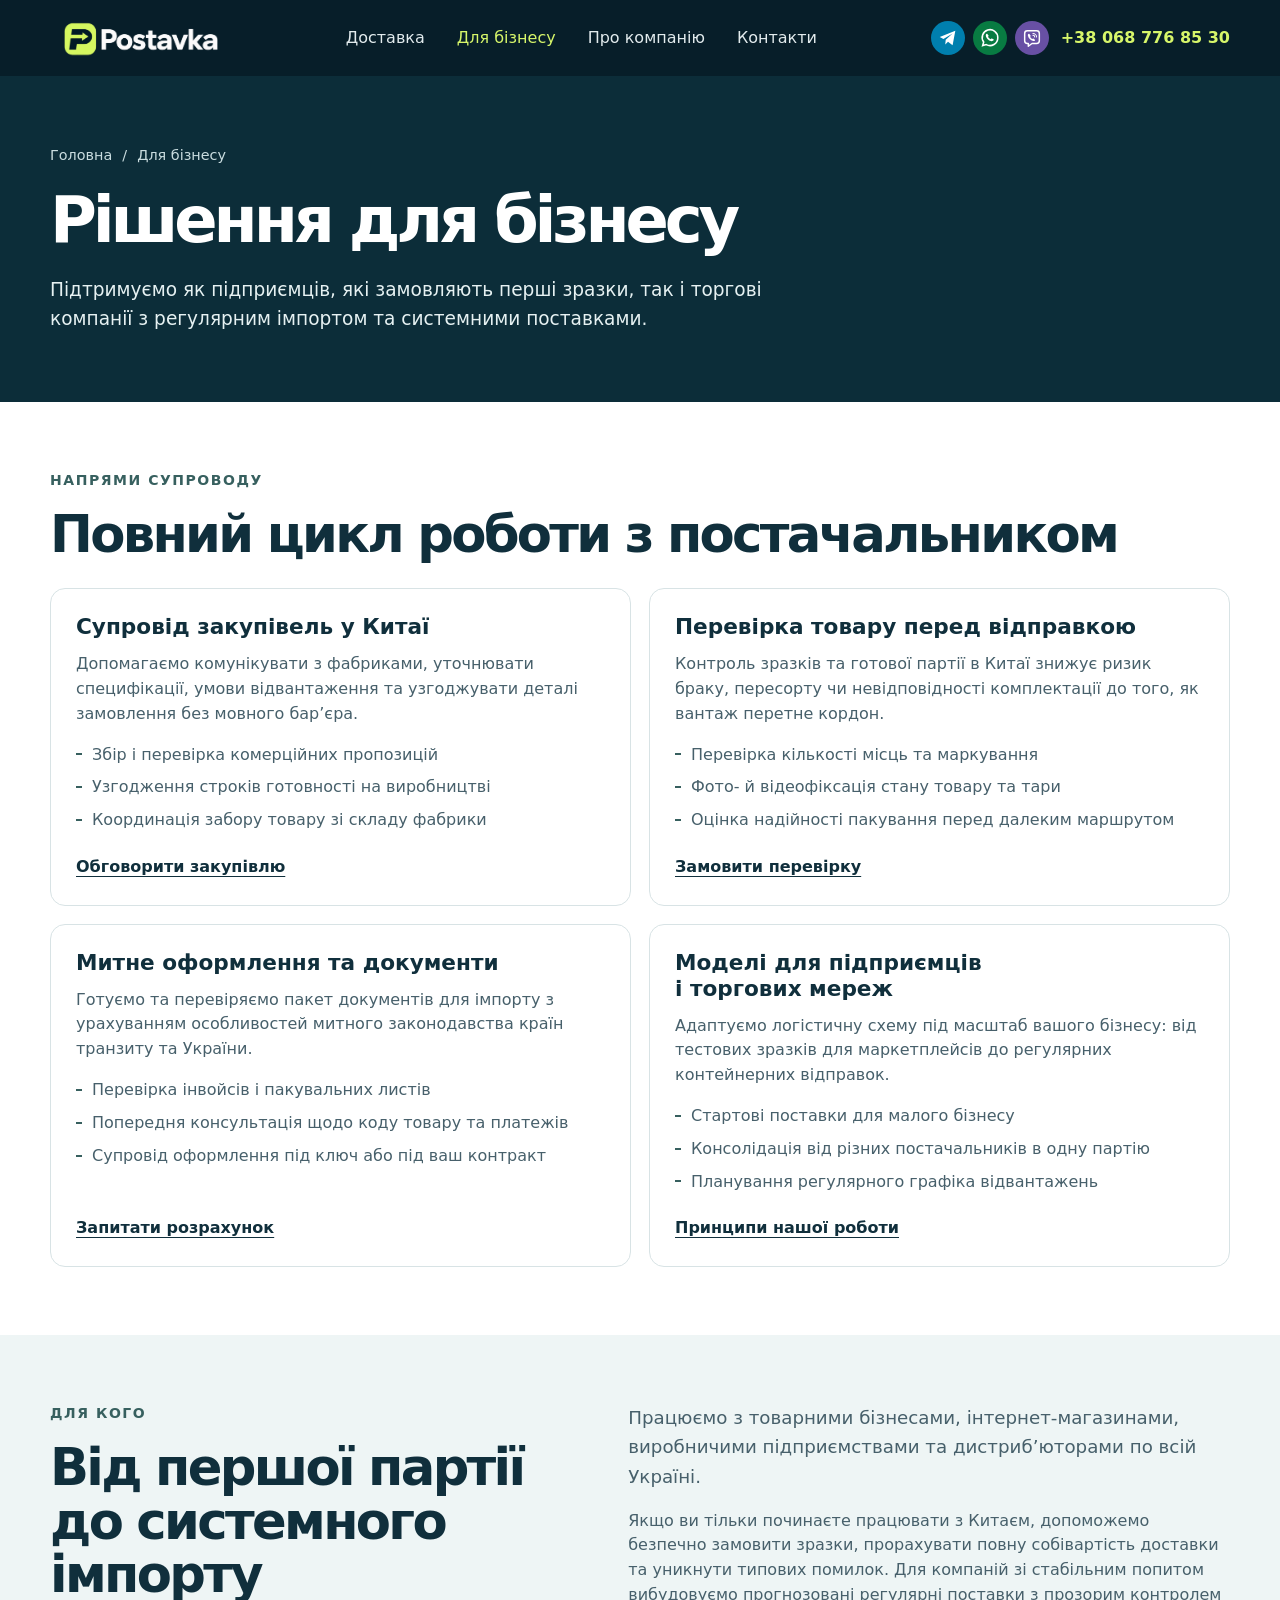
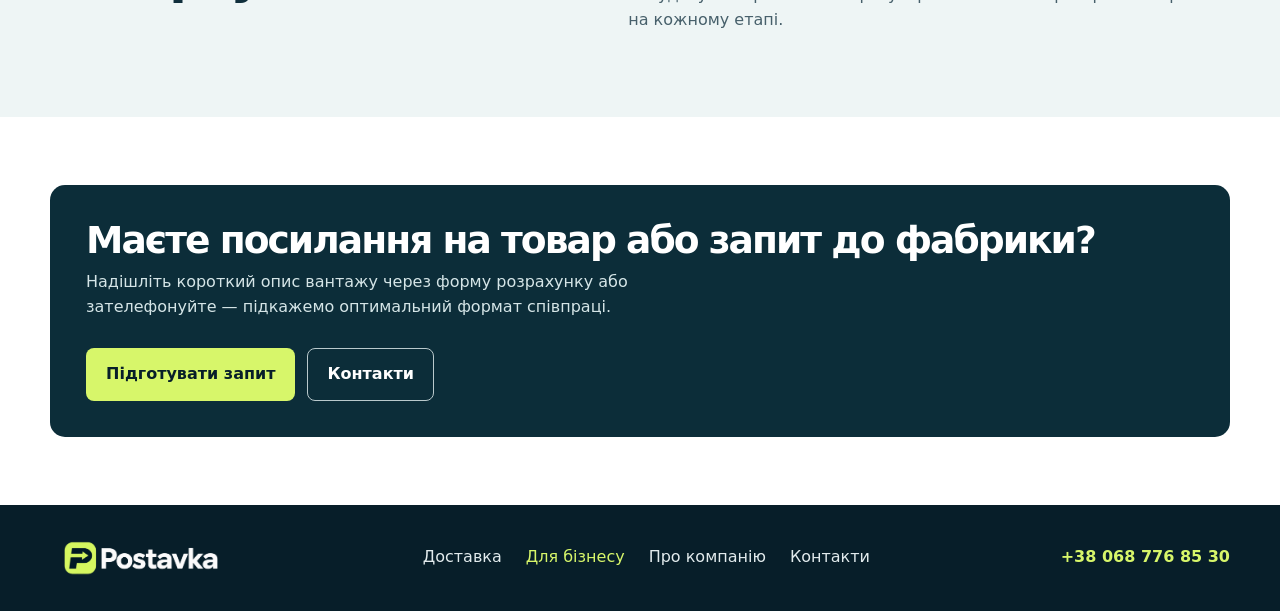
<file: zakupivli/index.html>
<!doctype html>
<html lang="uk">
<head>
<meta charset="utf-8">
<meta name="viewport" content="width=device-width, initial-scale=1">
<meta name="description" content="Рішення Postavka для бізнесу: супровід закупівель у Китаї, перевірка товару й постачальників, митне оформлення та індивідуальні моделі ЗЕД.">
<meta name="theme-color" content="#071e29">
<title>Для бізнесу: закупівлі та митниця — Postavka</title>
<meta property="og:title" content="Для бізнесу — Postavka">
<meta property="og:description" content="Супровід закупівель у Китаї, перевірка товару перед відправкою та митне оформлення імпорту в Україну.">
<link rel="stylesheet" href="../style.css">
<link rel="icon" type="image/png" href="../public/favicon.png">
</head>
<body class="subpage">
<header><div class="wrap header">
<a class="brand" href="../" aria-label="Postavka — головна"><img class="brand-logo" src="../public/postavka-logo.png" alt="Postavka" width="182"></a>
<nav aria-label="Навігація"><a href="../dostavka/">Доставка</a><a href="./" aria-current="page">Для бізнесу</a><a href="../pro-kompaniyu/">Про компанію</a><a href="../kontakti/">Контакти</a></nav>
<div class="header-contacts">
<div class="messengers" role="group" aria-label="Месенджери">
<a class="messenger telegram" href="https://t.me/+380687768530" aria-label="Написати в Telegram" title="Telegram">
<svg viewBox="0 0 24 24" aria-hidden="true"><path fill="currentColor" d="m3 11 17-7-3 16-5-4-3 3 .5-5L17 7 7 13z"/></svg>
</a>
<a class="messenger whatsapp" href="https://wa.me/380687768530" aria-label="Написати у WhatsApp" title="WhatsApp">
<svg viewBox="0 0 24 24" aria-hidden="true"><path fill="none" stroke="currentColor" stroke-width="1.7" d="M20.5 11.7a8.5 8.5 0 0 1-12.6 7.5L4 20.3l1.1-3.9a8.5 8.5 0 1 1 15.4-4.7Z"/><path fill="currentColor" d="M9.3 7.8c-.2-.4-.4-.4-.7-.4-.5 0-1 .4-1.1 1-.6 2.2 2 5.5 4.6 6.7 1.5.7 3.4.3 3.9-.9.1-.3.1-.6-.2-.8l-1.8-.9c-.3-.1-.5 0-.7.3l-.5.6c-1.3-.5-2.4-1.5-3-2.7l.5-.6c.2-.2.2-.5.1-.7Z"/></svg>
</a>
<a class="messenger viber" href="viber://chat?number=%2B380687768530" aria-label="Написати у Viber" title="Viber">
<svg viewBox="0 0 24 24" aria-hidden="true"><path fill="none" stroke="currentColor" stroke-width="1.6" stroke-linejoin="round" d="M4 7a3 3 0 0 1 3-3h10a3 3 0 0 1 3 3v8a3 3 0 0 1-3 3h-5l-4 3v-3H7a3 3 0 0 1-3-3z"/><path fill="currentColor" d="M9.2 7.5c-.9-.7-2 .7-1.7 1.7.6 2.9 3 5.2 5.8 6.1 1.2.3 2.5-.7 1.9-1.5l-1.7-1.2c-.4-.2-.8.2-1 .6-1.2-.5-2.1-1.4-2.6-2.7.5-.2.8-.6.6-1z"/><path fill="none" stroke="currentColor" stroke-width="1.1" stroke-linecap="round" d="M13 7a4 4 0 0 1 4 4m-4-2a2 2 0 0 1 2 2"/></svg>
</a>
</div>
<a class="phone" href="tel:+380687768530">+38 068 776 85 30</a>
</div>
</div></header>
<main>
<section class="subpage-hero"><div class="wrap section">
<nav class="breadcrumb" aria-label="Шлях до сторінки"><a href="../">Головна</a><span aria-hidden="true">/</span><span aria-current="page">Для бізнесу</span></nav>
<h1>Рішення для бізнесу</h1>
<p class="intro">Підтримуємо як підприємців, які замовляють перші зразки, так і торгові компанії з регулярним імпортом та системними поставками.</p>
</div></section>

<section class="wrap section" aria-labelledby="solutions-title">
<p class="label">НАПРЯМИ СУПРОВОДУ</p>
<h2 id="solutions-title">Повний цикл роботи з постачальником</h2>
<div class="cards-2">
<article>
<h3>Супровід закупівель у Китаї</h3>
<p>Допомагаємо комунікувати з фабриками, уточнювати специфікації, умови відвантаження та узгоджувати деталі замовлення без мовного бар’єра.</p>
<ul class="checklist">
<li>Збір і перевірка комерційних пропозицій</li>
<li>Узгодження строків готовності на виробництві</li>
<li>Координація забору товару зі складу фабрики</li>
</ul>
<a href="../kontakti/">Обговорити закупівлю</a>
</article>

<article>
<h3>Перевірка товару перед відправкою</h3>
<p>Контроль зразків та готової партії в Китаї знижує ризик браку, пересорту чи невідповідності комплектації до того, як вантаж перетне кордон.</p>
<ul class="checklist">
<li>Перевірка кількості місць та маркування</li>
<li>Фото- й відеофіксація стану товару та тари</li>
<li>Оцінка надійності пакування перед далеким маршрутом</li>
</ul>
<a href="../kontakti/">Замовити перевірку</a>
</article>

<article>
<h3>Митне оформлення та документи</h3>
<p>Готуємо та перевіряємо пакет документів для імпорту з урахуванням особливостей митного законодавства країн транзиту та України.</p>
<ul class="checklist">
<li>Перевірка інвойсів і пакувальних листів</li>
<li>Попередня консультація щодо коду товару та платежів</li>
<li>Супровід оформлення під ключ або під ваш контракт</li>
</ul>
<a href="../#quote">Запитати розрахунок</a>
</article>

<article>
<h3>Моделі для підприємців і торгових мереж</h3>
<p>Адаптуємо логістичну схему під масштаб вашого бізнесу: від тестових зразків для маркетплейсів до регулярних контейнерних відправок.</p>
<ul class="checklist">
<li>Стартові поставки для малого бізнесу</li>
<li>Консолідація від різних постачальників в одну партію</li>
<li>Планування регулярного графіка відвантажень</li>
</ul>
<a href="../pro-kompaniyu/">Принципи нашої роботи</a>
</article>
</div>
</section>

<section class="band" aria-labelledby="segments-title">
<div class="wrap section split">
<div>
<p class="label">ДЛЯ КОГО</p>
<h2 id="segments-title">Від першої партії до системного імпорту</h2>
</div>
<div class="prose">
<p class="lead">Працюємо з товарними бізнесами, інтернет-магазинами, виробничими підприємствами та дистриб’юторами по всій Україні.</p>
<p>Якщо ви тільки починаєте працювати з Китаєм, допоможемо безпечно замовити зразки, прорахувати повну собівартість доставки та уникнути типових помилок. Для компаній зі стабільним попитом вибудовуємо прогнозовані регулярні поставки з прозорим контролем на кожному етапі.</p>
</div>
</div>
</section>

<section class="wrap section">
<div class="cta-box">
<div>
<h2>Маєте посилання на товар або запит до фабрики?</h2>
<p>Надішліть короткий опис вантажу через форму розрахунку або зателефонуйте — підкажемо оптимальний формат співпраці.</p>
</div>
<div class="actions">
<a class="button" href="../#quote">Підготувати запит</a>
<a class="button outline" href="../kontakti/">Контакти</a>
</div>
</div>
</section>
</main>
<footer><div class="wrap header"><a class="brand" href="../"><img class="brand-logo" src="../public/postavka-logo.png" alt="Postavka" width="182"></a><div class="footer-nav"><a href="../dostavka/">Доставка</a><a href="./" aria-current="page">Для бізнесу</a><a href="../pro-kompaniyu/">Про компанію</a><a href="../kontakti/">Контакти</a></div><a class="phone" href="tel:+380687768530">+38 068 776 85 30</a></div></footer>
</body>
</html>
</file>
<file: style.css>
:root{--navy:#071e29;--deep:#0c2d39;--ink:#102f3c;--lime:#d7f66a;--muted:#47606b;--line:#d8e3e5;--wash:#eef5f5;scroll-behavior:smooth}
*{box-sizing:border-box}
body{margin:0;color:var(--ink);font:1rem/1.55 system-ui,sans-serif}
.wrap{width:min(1180px,calc(100% - 64px));margin-inline:auto}
header,footer{background:var(--navy);color:white}
.header{min-height:76px;display:flex;align-items:center;justify-content:space-between;gap:24px}
a{color:inherit}
.header a,.button{text-decoration:none}
.brand{display:inline-flex;gap:10px;align-items:center;font-size:1.5rem;font-weight:800;letter-spacing:-.04em}
.mark{display:grid;place-items:center;width:34px;height:34px;border-radius:8px;background:var(--lime);color:var(--navy);font-style:italic}
nav{display:flex;gap:32px;color:#e2ebed}
nav a{white-space:nowrap}
.phone{white-space:nowrap;font-weight:700;color:var(--lime)}
.hero{color:white;background:linear-gradient(90deg,#071e29 0%,#071e29ef 25%,#071e2990 53%,#071e2910 100%),url(port.webp) center 53%/cover,var(--deep)}
.hero-content{padding-block:95px 105px}
.label{color:#37605f;font-size:.875rem;letter-spacing:.11em;font-weight:800;margin:0 0 16px}
.hero .label{color:var(--lime);display:flex;align-items:center;gap:12px}
.hero .label span{width:32px;height:2px;background:currentColor}
h1,h2,h3,p{margin-top:0}
h1,h2,h3{text-wrap:balance}
h1{font-size:clamp(2.65rem,6.25vw,5.65rem);line-height:1;letter-spacing:-.065em;margin-bottom:24px}
h1 em{font-style:normal;color:var(--lime)}
.intro{max-width:510px;font-size:1.16rem;color:#e6f1f2;margin-bottom:30px}
.actions{display:flex;gap:12px;flex-wrap:wrap}
.button{display:inline-flex;align-items:center;justify-content:center;padding:13px 19px;border:1px solid transparent;border-radius:8px;background:var(--lime);color:var(--navy);font:inherit;font-weight:800;cursor:pointer}
.button:hover{background:#e7ff9e}
.outline{color:inherit;border-color:#bac9cc;background:transparent}
.outline:hover{background:#ffffff24}
.dark:hover{background:var(--wash)}
.section{padding-block:68px}
h2{font-size:clamp(2rem,4vw,3.5rem);line-height:1.05;letter-spacing:-.052em;margin-bottom:27px}
h3{font-size:1.35rem;line-height:1.2;margin-bottom:12px}
.cards,.steps{display:grid;grid-template-columns:repeat(3,minmax(0,1fr));gap:18px}
.cards-2{display:grid;grid-template-columns:repeat(2,minmax(0,1fr));gap:18px}
article{border:1px solid var(--line);border-radius:15px;padding:25px;display:flex;flex-direction:column;align-items:flex-start;background:white}
article p,.steps p,.quote p,.faq p,.prose p{color:var(--muted)}
article a{margin-top:auto;font-weight:750;text-underline-offset:4px}
.icon{display:grid;place-items:center;background:var(--wash);width:54px;height:54px;border-radius:12px;margin-bottom:21px}
.icon svg{width:30px;height:30px;stroke:var(--ink);stroke-width:1.6;stroke-linecap:round;stroke-linejoin:round;fill:none}
.band{background:var(--wash)}
.steps{padding:0;list-style-position:inside;margin:0}
.steps li{border-top:2px solid #8eb4b4;padding-top:16px}
.steps li::marker{color:#37605f;font-weight:800}
.steps h3{display:inline}
.steps p{margin:9px 0 0}
.quote,.split{display:grid;grid-template-columns:1fr 1.3fr;gap:55px;align-items:start}
.split{grid-template-columns:1fr 1.15fr}
.contact{font-size:1.2rem;font-weight:800}
form{border:1px solid var(--line);border-radius:15px;padding:24px}
.fields,.dimensions{display:grid;gap:12px;grid-template-columns:repeat(2,minmax(0,1fr))}
.dimensions{grid-template-columns:repeat(3,minmax(0,1fr))}
label,legend{font-size:.9rem;font-weight:700}
label{display:grid;gap:5px;margin-bottom:12px}
input,select,textarea{width:100%;min-width:0;background:white;border:1px solid #9ab0b7;color:var(--ink);border-radius:7px;padding:9px;font:inherit;font-weight:400}
textarea{resize:vertical}
fieldset{margin:0 0 8px;border:0;padding:0}
output{display:block;font-weight:800;margin-bottom:8px}
#request{margin-top:18px}
#status{margin:10px 0 0}
details{border-bottom:1px solid #bdd1d3;padding:14px 0}
summary{font-weight:750;cursor:pointer}
details p{margin:8px 0 0}
footer{padding-block:15px}
.footer-nav{display:flex;gap:24px;flex-wrap:wrap;color:#e2ebed}
.footer-nav a[aria-current="page"]{color:var(--lime)}
:focus-visible{outline:3px solid #388987;outline-offset:4px}

.header nav a[aria-current="page"]{color:var(--lime)}
.contacts-page,.subpage{min-height:100vh;display:flex;flex-direction:column}
.contacts-page main,.subpage main{flex:1}
.contacts-hero,.subpage-hero{background:var(--deep);color:white}
.contacts-hero .intro,.subpage-hero .intro{margin-bottom:0;max-width:62ch}
.subpage-hero h1{font-size:clamp(2.35rem,5vw,4.25rem)}
.breadcrumb{display:flex;gap:10px;margin-bottom:22px;font-size:.9rem;color:#c9dcdf;flex-wrap:wrap}
.breadcrumb a{text-decoration:none}
.breadcrumb a:hover{text-decoration:underline}
.contact-grid{align-items:start}
.contact-panel{background:var(--wash);border-radius:15px;padding:24px}
.contact-grid h2{font-size:clamp(1.55rem,3vw,2.15rem);margin-bottom:14px}
.contact-number{display:inline-block;margin-bottom:12px}
.optional{font-weight:400}
#sms-draft{margin-top:18px}

.lead{font-size:1.14rem;line-height:1.6;color:var(--ink);max-width:62ch;margin-bottom:18px}
.prose{max-width:65ch}
.guarantees{list-style:none;padding:0;margin:0;display:grid;gap:14px}
.guarantees li{border:1px solid var(--line);border-radius:12px;padding:18px 20px;background:white;display:grid;grid-template-columns:auto 1fr;gap:14px;align-items:start}
.guarantees .num{font-weight:800;color:#37605f;font-variant-numeric:tabular-nums;line-height:1.4}
.guarantees strong{display:block;margin-bottom:4px}
.guarantees p{margin:0;color:var(--muted)}
.checklist{list-style:none;padding:0;margin:0 0 22px;display:grid;gap:8px;color:var(--muted)}
.checklist li{padding-left:16px;position:relative}
.checklist li::before{content:"";position:absolute;left:0;top:.68em;width:6px;height:2px;background:#37605f}
.cta-box{background:var(--deep);color:white;border-radius:15px;padding:36px;display:flex;align-items:center;justify-content:space-between;gap:28px;flex-wrap:wrap}
.cta-box h2{font-size:clamp(1.6rem,3vw,2.35rem);margin-bottom:10px}
.cta-box p{color:#d5e5e7;margin-bottom:0;max-width:54ch}
.editorial-panel{border:1px solid var(--line);border-radius:15px;padding:28px;background:var(--wash)}
.editorial-panel p:last-child{margin-bottom:0}
.role-meta{font-size:.875rem;color:#37605f;font-weight:700;margin-bottom:10px}
.quote-text{font-style:italic;color:var(--ink);margin-top:auto;padding-top:12px;border-top:1px solid var(--line)}

.brand:has(.brand-logo){height:44px;overflow:hidden}
.brand-logo{display:block;width:182px;height:auto;flex:none}
.header-contacts,.messengers{display:flex;align-items:center;gap:8px}
.header-contacts{gap:12px}
.messenger{display:grid;place-items:center;width:34px;height:34px;border-radius:50%;color:#fff}
.messenger svg{width:22px;height:22px}
.telegram{background:#007fae}
.whatsapp{background:#087b42}
.viber{background:#6850a4}
.messenger:hover,.messenger:focus-visible{outline:2px solid var(--lime);outline-offset:2px}

@media(max-width:760px){
  .wrap{width:calc(100% - 34px)}
  .header{flex-wrap:wrap;gap:10px;padding-block:12px}
  .header-contacts{flex-wrap:wrap}
  .header nav{width:100%;order:3;gap:18px;font-size:.9rem;flex-wrap:wrap;column-gap:14px;row-gap:6px}
  .hero-content{padding-block:66px}
  .hero{background-position:center,66% center}
  .cards,.cards-2,.steps,.quote,.split{grid-template-columns:1fr;gap:14px}
  .section{padding-block:45px}
  .quote,.split{gap:23px}
  .cta-box{padding:24px}
}
@media(max-width:390px){.fields{grid-template-columns:1fr}form{padding:14px}}
</file>
